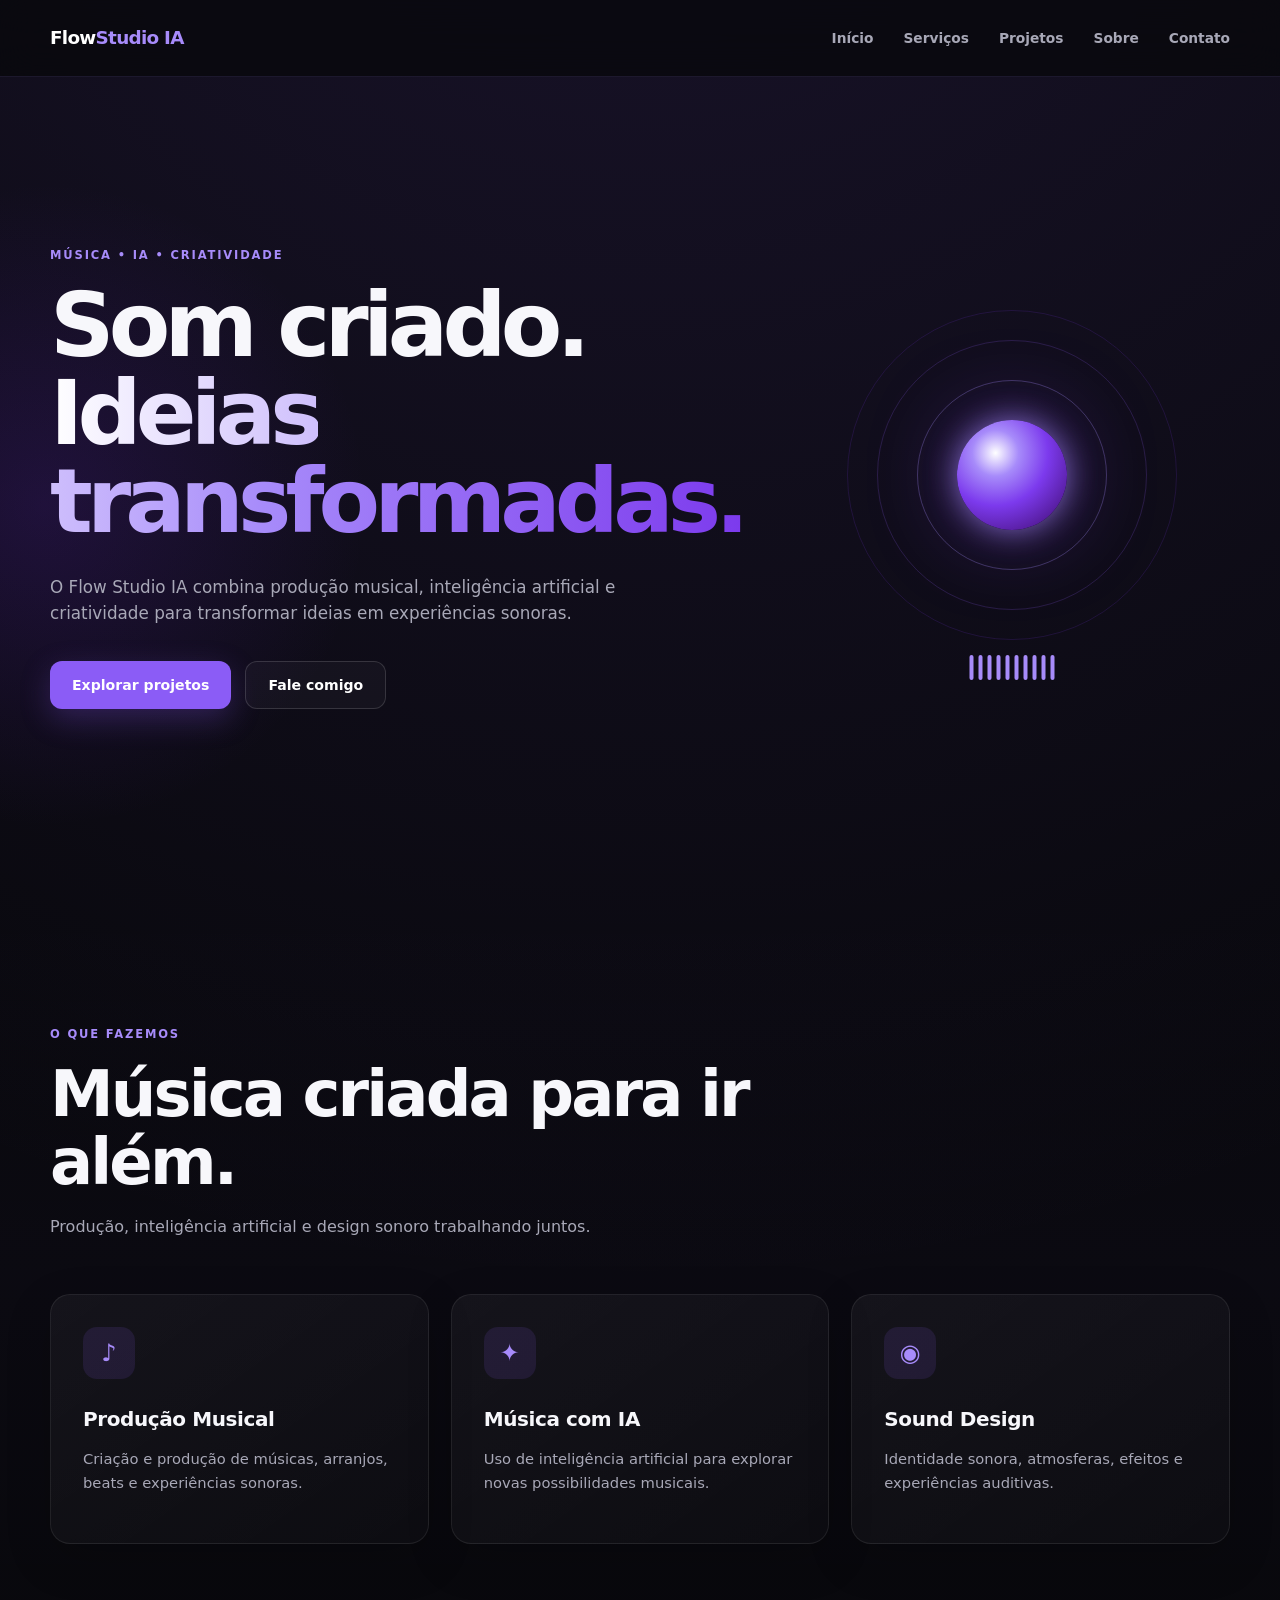
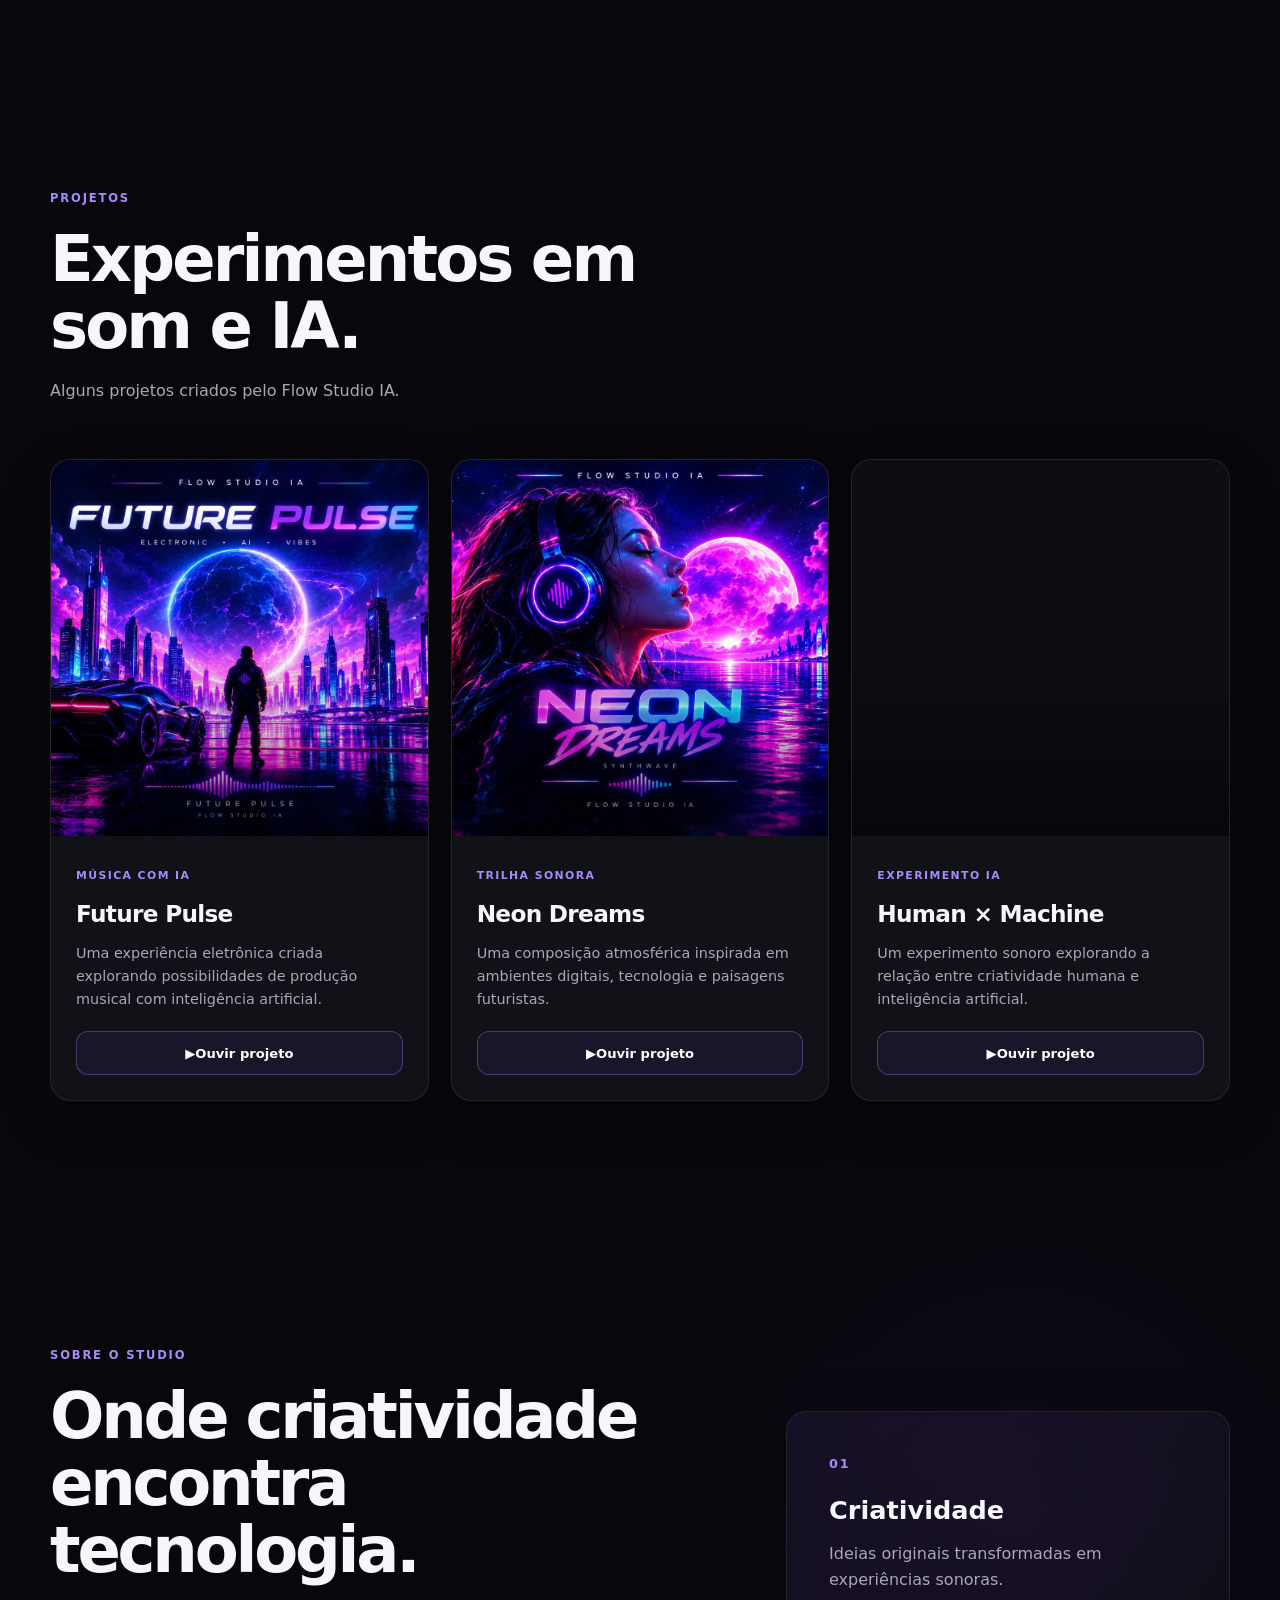
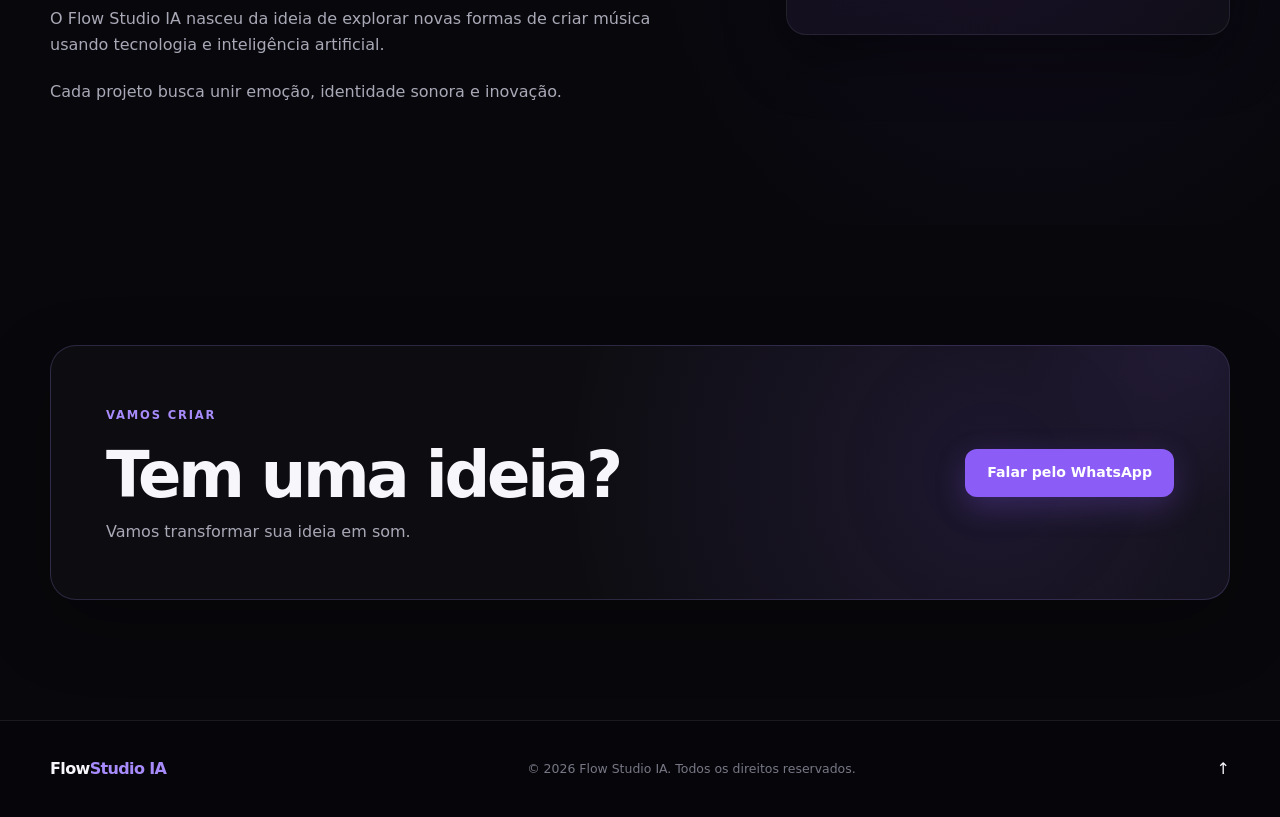
<file: index.html>
<!DOCTYPE html>
<html lang="pt-BR">

<head>

    <meta charset="UTF-8">

    <meta
        name="viewport"
        content="width=device-width, initial-scale=1.0"
    >

    <!-- =====================================================
         SEO PRINCIPAL
    ====================================================== -->

    <title>Flow Studio IA — Música, IA e Criatividade</title>

    <meta
        name="description"
        content="Flow Studio IA — produção musical, inteligência artificial e criatividade para transformar ideias em experiências sonoras."
    >

    <meta
        name="author"
        content="Flow Studio IA"
    >

    <meta
        name="robots"
        content="index, follow"
    >

    <meta
        name="theme-color"
        content="#0b0b0f"
    >


    <!-- =====================================================
         OPEN GRAPH — FACEBOOK / WHATSAPP / DISCORD
    ====================================================== -->

    <meta
        property="og:type"
        content="website"
    >

    <meta
        property="og:title"
        content="Flow Studio IA — Música, IA e Criatividade"
    >

    <meta
        property="og:description"
        content="Produção musical, inteligência artificial e criatividade para transformar ideias em experiências sonoras."
    >

    <meta
        property="og:locale"
        content="pt_BR"
    >

    <meta
        property="og:image"
        content="covers/future-pulse.jpg"
    >


    <!-- =====================================================
         TWITTER / X
    ====================================================== -->

    <meta
        name="twitter:card"
        content="summary_large_image"
    >

    <meta
        name="twitter:title"
        content="Flow Studio IA — Música, IA e Criatividade"
    >

    <meta
        name="twitter:description"
        content="Produção musical, inteligência artificial e criatividade para transformar ideias em experiências sonoras."
    >

    <meta
        name="twitter:image"
        content="covers/future-pulse.jpg"
    >


    <!-- =====================================================
         FAVICON
    ====================================================== -->

    <link
        rel="icon"
        href="favicon.ico"
        type="image/x-icon"
    >


    <!-- =====================================================
         CSS PRINCIPAL
    ====================================================== -->

    <link
        rel="stylesheet"
        href="css/style.css"
    >

</head>


<body>


    <!-- =====================================================
         HEADER
    ====================================================== -->

    <header
        class="site-header"
        id="topo"
    >

        <div class="container nav-container">


            <!-- LOGO -->

            <a
                href="#inicio"
                class="logo"
                aria-label="Flow Studio IA — voltar ao início"
            >
                Flow<span>Studio IA</span>
            </a>


            <!-- NAVEGAÇÃO -->

            <nav
                class="main-nav"
                aria-label="Navegação principal"
            >

                <a href="#inicio">
                    Início
                </a>

                <a href="#servicos">
                    Serviços
                </a>

                <a href="#portfolio">
                    Projetos
                </a>

                <a href="#sobre">
                    Sobre
                </a>

                <a href="#contato">
                    Contato
                </a>

            </nav>

        </div>

    </header>



    <!-- =====================================================
         CONTEÚDO PRINCIPAL
    ====================================================== -->

    <main>


        <!-- =================================================
             HERO
        ================================================== -->

        <section
            class="hero"
            id="inicio"
            aria-labelledby="hero-title"
        >

            <div class="container hero-content">


                <div class="hero-text">

                    <span class="eyebrow">
                        MÚSICA • IA • CRIATIVIDADE
                    </span>


                    <h1 id="hero-title">

                        Som criado.<br>

                        <span>
                            Ideias transformadas.
                        </span>

                    </h1>


                    <p>
                        O Flow Studio IA combina produção musical,
                        inteligência artificial e criatividade para
                        transformar ideias em experiências sonoras.
                    </p>


                    <div class="hero-buttons">


                        <a
                            href="#portfolio"
                            class="btn btn-primary"
                        >
                            Explorar projetos
                        </a>


                        <a
                            href="#contato"
                            class="btn btn-secondary"
                        >
                            Fale comigo
                        </a>


                    </div>

                </div>



                <!-- =================================================
                     VISUAL IA
                ================================================== -->

                <div
                    class="hero-visual"
                    aria-hidden="true"
                >

                    <div class="ai-orb">

                        <div class="orb-core"></div>

                        <div class="orb-ring ring-one"></div>

                        <div class="orb-ring ring-two"></div>

                        <div class="orb-ring ring-three"></div>

                    </div>


                    <div class="sound-wave">

                        <span></span>
                        <span></span>
                        <span></span>
                        <span></span>
                        <span></span>
                        <span></span>
                        <span></span>
                        <span></span>
                        <span></span>
                        <span></span>

                    </div>

                </div>

            </div>

        </section>



        <!-- =================================================
             SERVIÇOS
        ================================================== -->

        <section
            class="services section"
            id="servicos"
            aria-labelledby="services-title"
        >

            <div class="container">


                <div class="section-heading">

                    <span class="eyebrow">
                        O QUE FAZEMOS
                    </span>


                    <h2 id="services-title">
                        Música criada para ir além.
                    </h2>


                    <p>
                        Produção, inteligência artificial e design
                        sonoro trabalhando juntos.
                    </p>

                </div>



                <div class="services-grid">


                    <!-- SERVIÇO 01 -->

                    <article class="service-card">

                        <div
                            class="service-icon"
                            aria-hidden="true"
                        >
                            ♪
                        </div>


                        <h3>
                            Produção Musical
                        </h3>


                        <p>
                            Criação e produção de músicas,
                            arranjos, beats e experiências sonoras.
                        </p>

                    </article>



                    <!-- SERVIÇO 02 -->

                    <article class="service-card">

                        <div
                            class="service-icon"
                            aria-hidden="true"
                        >
                            ✦
                        </div>


                        <h3>
                            Música com IA
                        </h3>


                        <p>
                            Uso de inteligência artificial para
                            explorar novas possibilidades musicais.
                        </p>

                    </article>



                    <!-- SERVIÇO 03 -->

                    <article class="service-card">

                        <div
                            class="service-icon"
                            aria-hidden="true"
                        >
                            ◉
                        </div>


                        <h3>
                            Sound Design
                        </h3>


                        <p>
                            Identidade sonora, atmosferas,
                            efeitos e experiências auditivas.
                        </p>

                    </article>


                </div>

            </div>

        </section>



        <!-- =================================================
             PORTFÓLIO
        ================================================== -->

        <section
            class="portfolio section"
            id="portfolio"
            aria-labelledby="portfolio-title"
        >

            <div class="container">


                <div class="section-heading">

                    <span class="eyebrow">
                        PROJETOS
                    </span>


                    <h2 id="portfolio-title">
                        Experimentos em som e IA.
                    </h2>


                    <p>
                        Alguns projetos criados pelo Flow Studio IA.
                    </p>

                </div>



                <div class="portfolio-grid">


                    <!-- =================================================
                         PROJETO 01 — FUTURE PULSE
                    ================================================== -->

                    <article class="project-card">


                        <div class="project-art cover-art">

                            <img
                                src="covers/future-pulse.jpg"
                                alt="Capa do projeto musical Future Pulse"
                                loading="lazy"
                                decoding="async"
                            >

                            <div
                                class="cover-overlay"
                                aria-hidden="true"
                            ></div>

                        </div>


                        <div class="project-info">


                            <span class="project-category">
                                MÚSICA COM IA
                            </span>


                            <h3>
                                Future Pulse
                            </h3>


                            <p>
                                Uma experiência eletrônica criada
                                explorando possibilidades de produção
                                musical com inteligência artificial.
                            </p>


                            <button
                                type="button"
                                class="project-link"
                                onclick="tocarMusica('audio/future-pulse.mp3', this)"
                                aria-label="Ouvir projeto Future Pulse"
                            >
                                <span aria-hidden="true">▶</span>
                                Ouvir projeto
                            </button>


                        </div>

                    </article>



                    <!-- =================================================
                         PROJETO 02 — NEON DREAMS
                    ================================================== -->

                    <article class="project-card">


                        <div class="project-art cover-art">

                            <img
                                src="covers/neon-dreams.jpg"
                                alt="Capa do projeto musical Neon Dreams"
                                loading="lazy"
                                decoding="async"
                            >

                            <div
                                class="cover-overlay"
                                aria-hidden="true"
                            ></div>

                        </div>


                        <div class="project-info">


                            <span class="project-category">
                                TRILHA SONORA
                            </span>


                            <h3>
                                Neon Dreams
                            </h3>


                            <p>
                                Uma composição atmosférica inspirada
                                em ambientes digitais, tecnologia e
                                paisagens futuristas.
                            </p>


                            <button
                                type="button"
                                class="project-link"
                                onclick="tocarMusica('audio/neon-dreams.mp3', this)"
                                aria-label="Ouvir projeto Neon Dreams"
                            >
                                <span aria-hidden="true">▶</span>
                                Ouvir projeto
                            </button>


                        </div>

                    </article>



                    <!-- =================================================
                         PROJETO 03 — HUMAN × MACHINE
                    ================================================== -->

                    <article class="project-card">


                        <div class="project-art cover-art">

                            <img
                                src="covers/human-machine.jpg"
                                alt="Capa do projeto Human × Machine"
                                loading="lazy"
                                decoding="async"
                            >

                            <div
                                class="cover-overlay"
                                aria-hidden="true"
                            ></div>

                        </div>


                        <div class="project-info">


                            <span class="project-category">
                                EXPERIMENTO IA
                            </span>


                            <h3>
                                Human × Machine
                            </h3>


                            <p>
                                Um experimento sonoro explorando a
                                relação entre criatividade humana e
                                inteligência artificial.
                            </p>


                            <button
                                type="button"
                                class="project-link"
                                onclick="tocarMusica('audio/human-machine.mp3', this)"
                                aria-label="Ouvir projeto Human × Machine"
                            >
                                <span aria-hidden="true">▶</span>
                                Ouvir projeto
                            </button>


                        </div>

                    </article>


                </div>

            </div>

        </section>



        <!-- =================================================
             SOBRE
        ================================================== -->

        <section
            class="about section"
            id="sobre"
            aria-labelledby="about-title"
        >

            <div class="container about-grid">


                <div class="about-text">

                    <span class="eyebrow">
                        SOBRE O STUDIO
                    </span>


                    <h2 id="about-title">
                        Onde criatividade encontra tecnologia.
                    </h2>


                    <p>
                        O Flow Studio IA nasceu da ideia de explorar
                        novas formas de criar música usando tecnologia
                        e inteligência artificial.
                    </p>


                    <p>
                        Cada projeto busca unir emoção, identidade
                        sonora e inovação.
                    </p>

                </div>



                <div class="about-card">

                    <div
                        class="about-number"
                        aria-hidden="true"
                    >
                        01
                    </div>


                    <h3>
                        Criatividade
                    </h3>


                    <p>
                        Ideias originais transformadas em experiências
                        sonoras.
                    </p>

                </div>


            </div>

        </section>



        <!-- =================================================
             CONTATO
        ================================================== -->

        <section
            class="contact section"
            id="contato"
            aria-labelledby="contact-title"
        >

            <div class="container contact-box">


                <div class="contact-text">

                    <span class="eyebrow">
                        VAMOS CRIAR
                    </span>


                    <h2 id="contact-title">
                        Tem uma ideia?
                    </h2>


                    <p>
                        Vamos transformar sua ideia em som.
                    </p>

                </div>


                <a
                    href="https://wa.me/5511946263142"
                    target="_blank"
                    rel="noopener noreferrer"
                    class="btn btn-primary"
                    aria-label="Falar com o Flow Studio IA pelo WhatsApp"
                >
                    Falar pelo WhatsApp
                </a>


            </div>

        </section>


    </main>



    <!-- =====================================================
         FOOTER
    ====================================================== -->

    <footer class="site-footer">

        <div class="container footer-content">


            <a
                href="#inicio"
                class="footer-logo"
                aria-label="Flow Studio IA — voltar ao início"
            >
                Flow<span>Studio IA</span>
            </a>


            <p>
                © 2026 Flow Studio IA. Todos os direitos reservados.
            </p>


            <a
                href="#topo"
                class="back-to-top"
                aria-label="Voltar ao topo"
            >
                ↑
            </a>


        </div>

    </footer>



    <!-- =====================================================
         JAVASCRIPT
    ====================================================== -->

    <script src="js/script.js"></script>


</body>

</html>
</file>
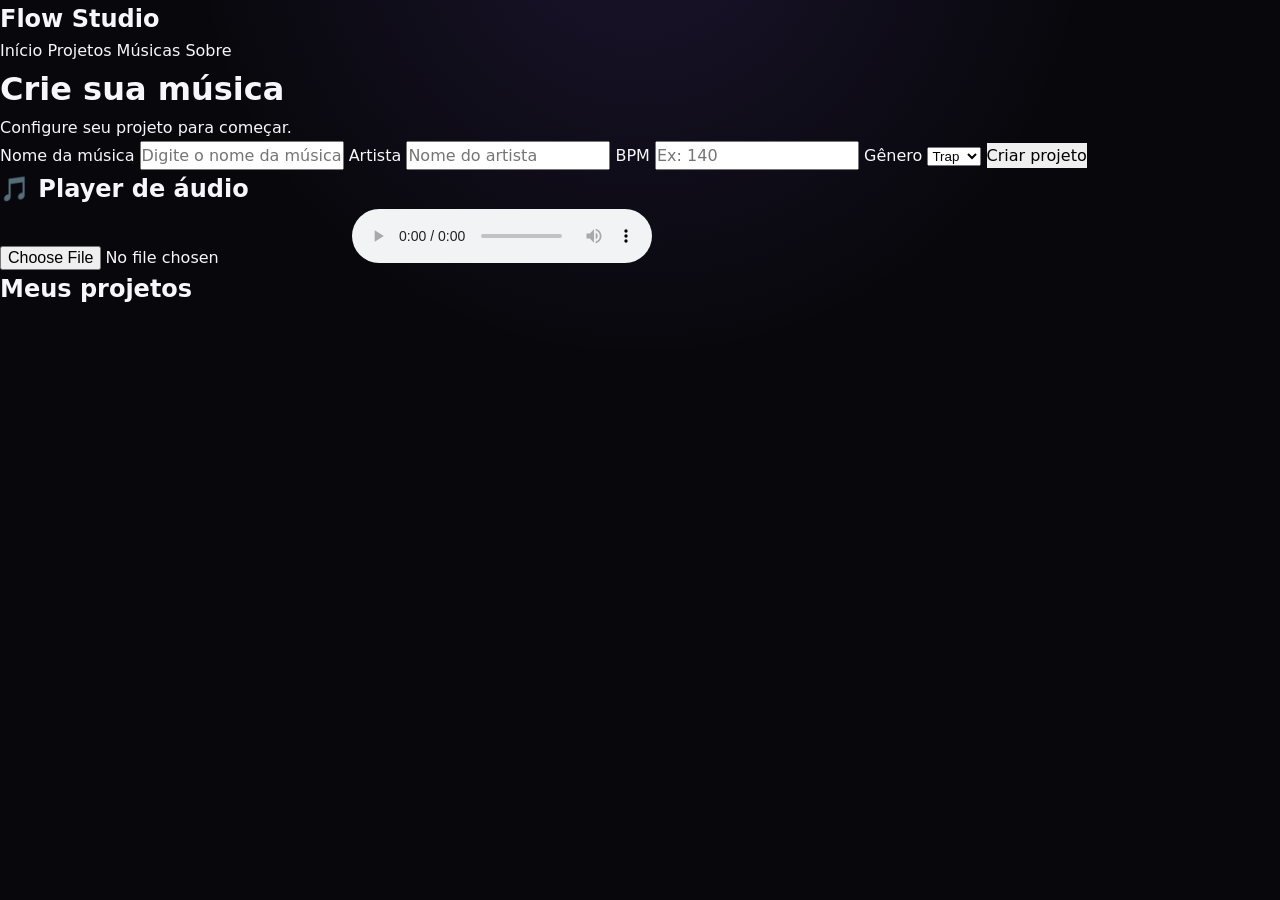
<file: index_backup.html>
<!DOCTYPE html>
<html lang="pt-BR">
<head>
  <meta charset="UTF-8">
  <meta name="viewport" content="width=device-width, initial-scale=1.0">
  <title>Flow Studio</title>
  <link rel="stylesheet" href="css/style.css">
</head>

<body>

<header>
  <h2>Flow Studio</h2>

  <nav>
    <a href="#">Início</a>
    <a href="#">Projetos</a>
    <a href="#">Músicas</a>
    <a href="#">Sobre</a>
  </nav>
</header>

<main>

  <h1>Crie sua música</h1>
  <p>Configure seu projeto para começar.</p>

  <section class="studio-box">

    <label>Nome da música</label>
    <input id="nome" type="text" placeholder="Digite o nome da música">

    <label>Artista</label>
    <input id="artista" type="text" placeholder="Nome do artista">

    <label>BPM</label>
    <input id="bpm" type="number" placeholder="Ex: 140">

    <label>Gênero</label>
    <select id="genero">
      <option>Trap</option>
      <option>Rap</option>
      <option>Funk</option>
      <option>Rock</option>
      <option>Forró</option>
    </select>

    <button onclick="criarProjeto()">Criar projeto</button>

  </section>

  <section class="studio-box">
    <h2>🎵 Player de áudio</h2>

    <input type="file" id="audioFile" accept=".mp3,.mp4,audio/mpeg,audio/mp4">

    <audio id="player" controls></audio>
  </section>

  <section>
    <h2>Meus projetos</h2>
    <div id="listaProjetos"></div>
  </section>

</main>

<script src="js/script.js"></script>

</body>
</html>
</file>
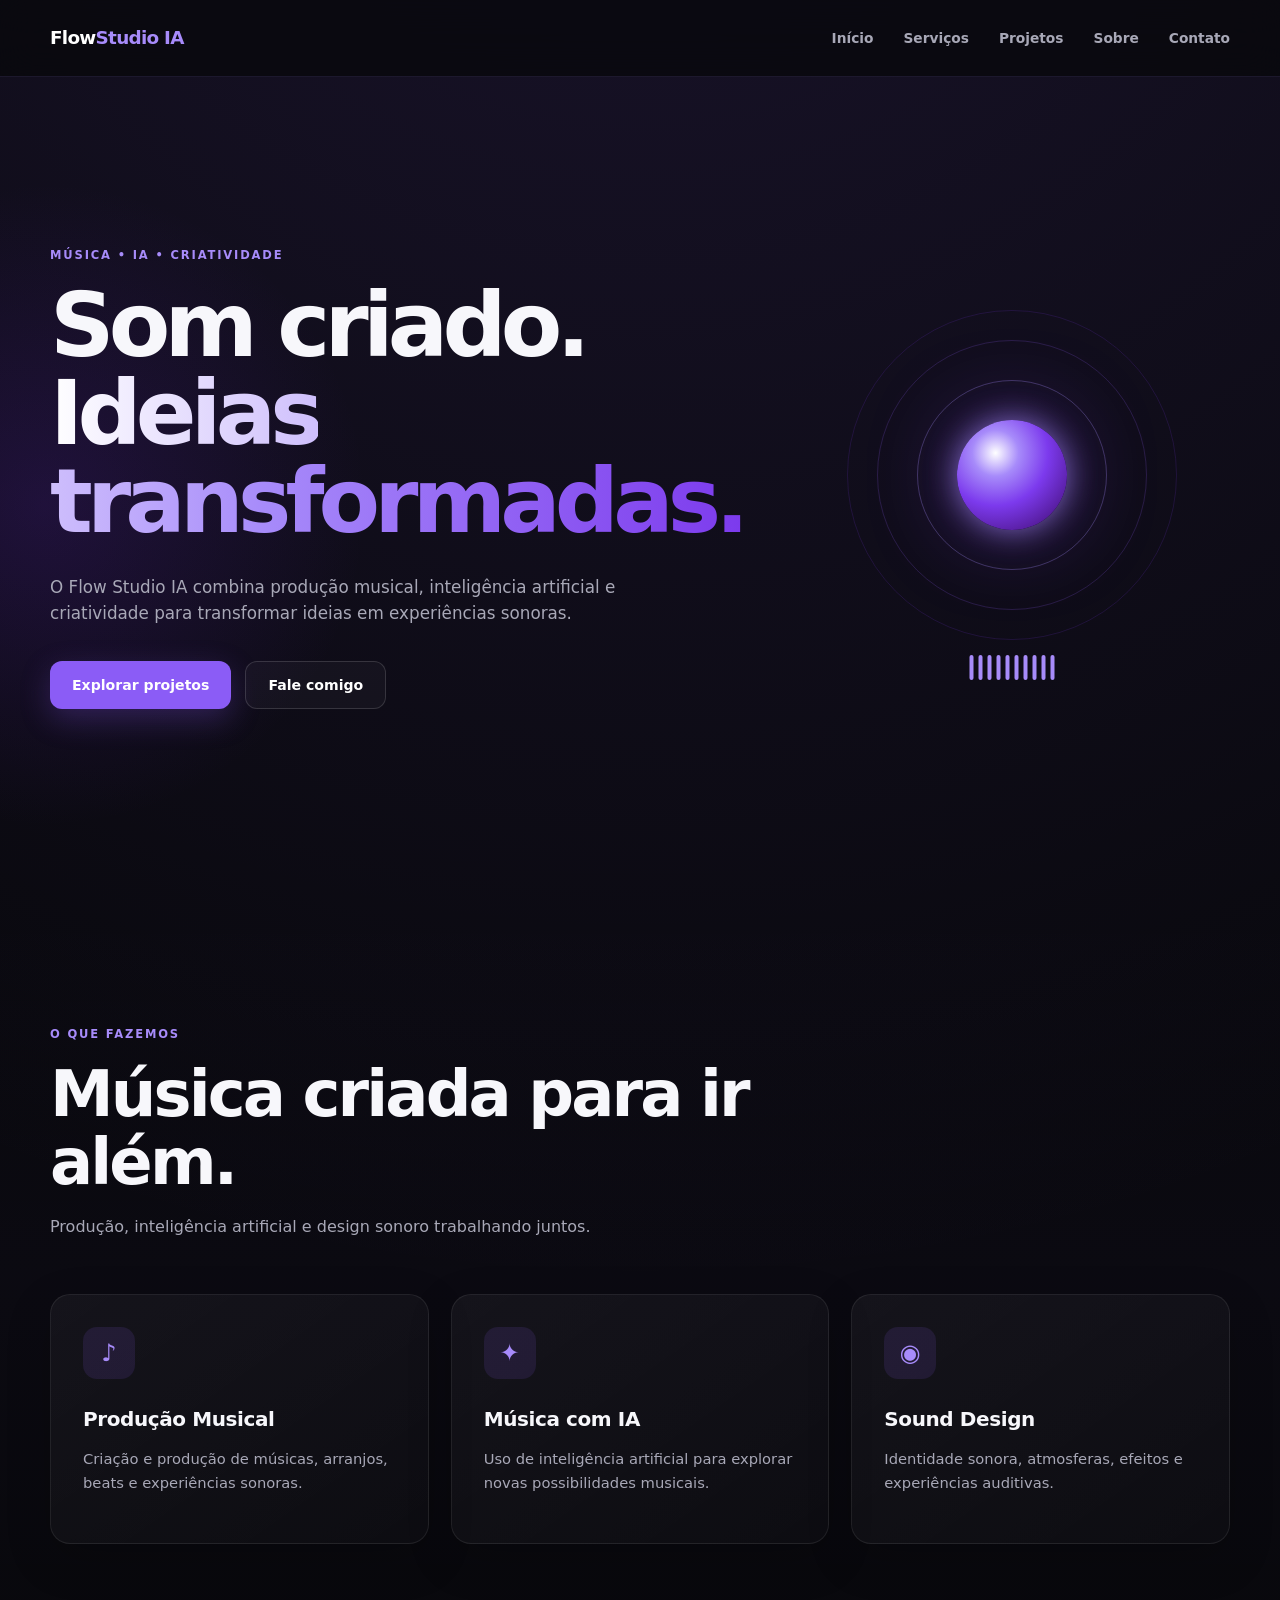
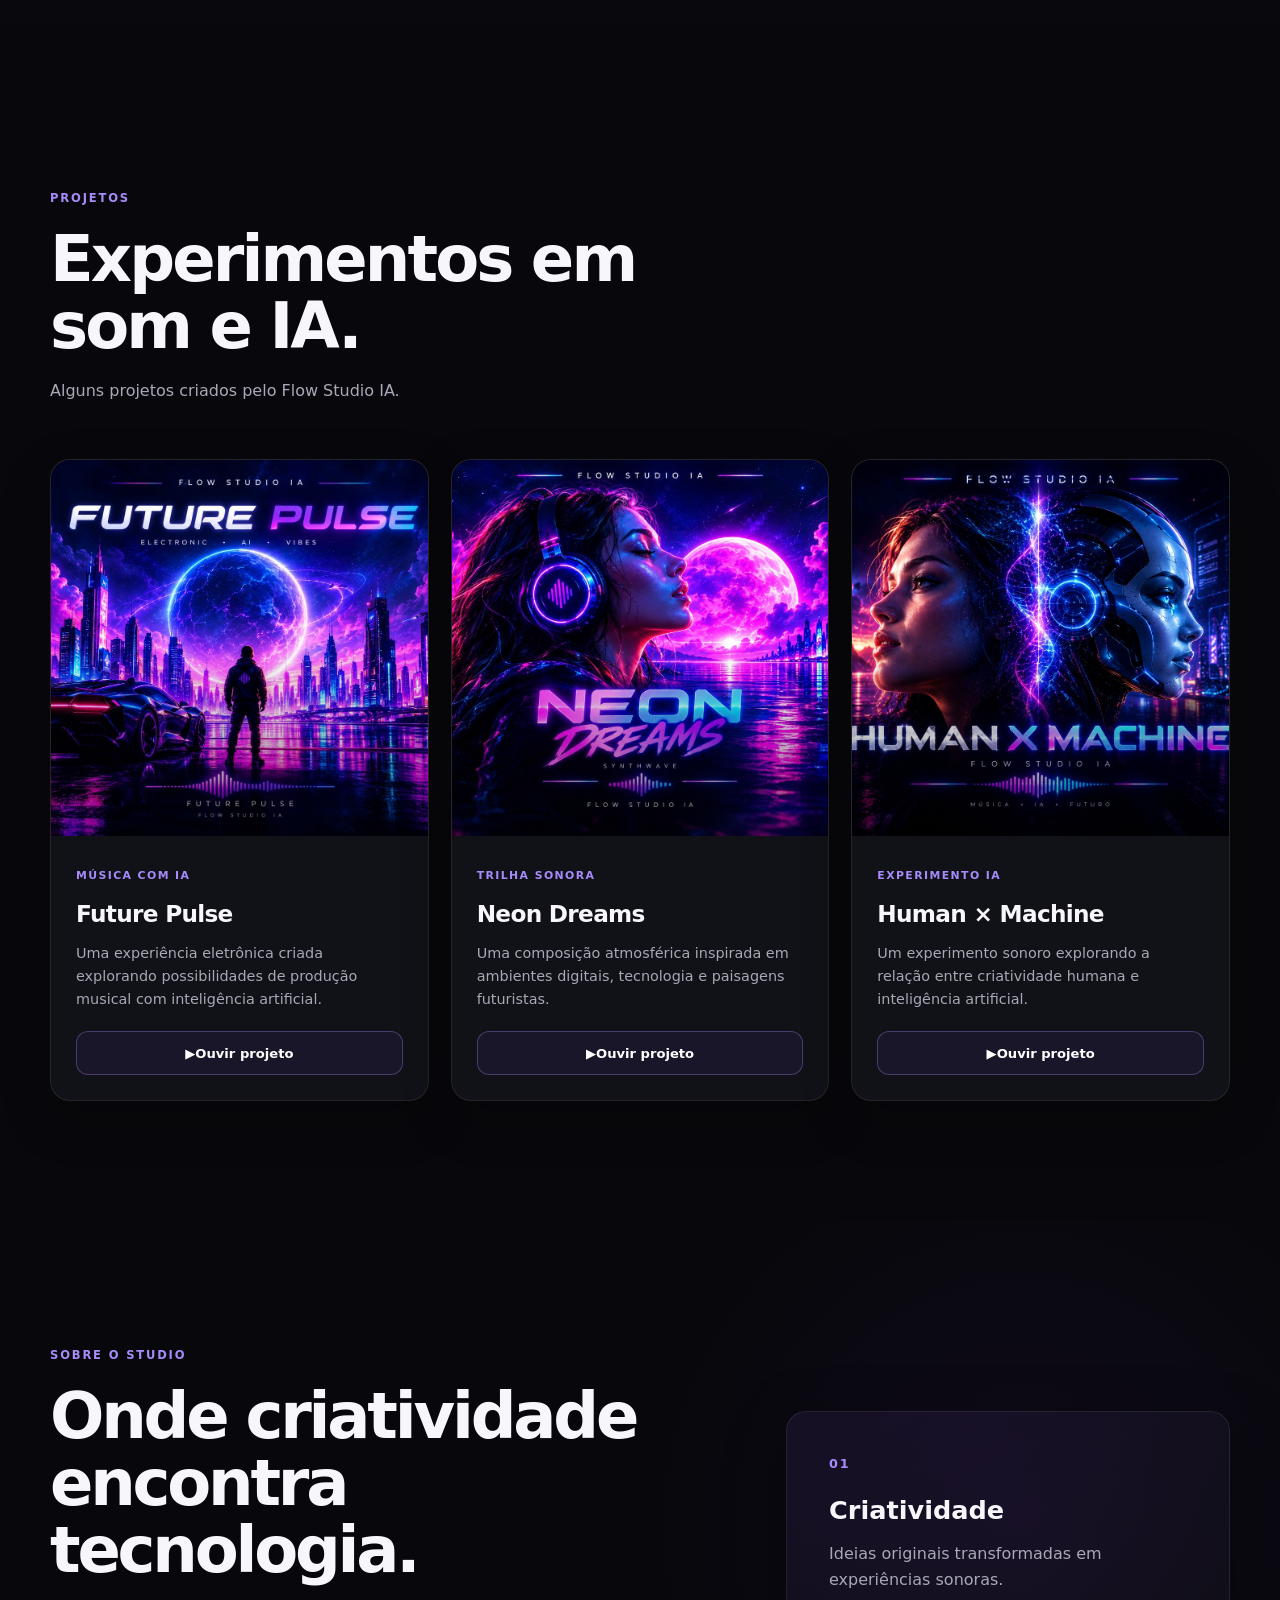
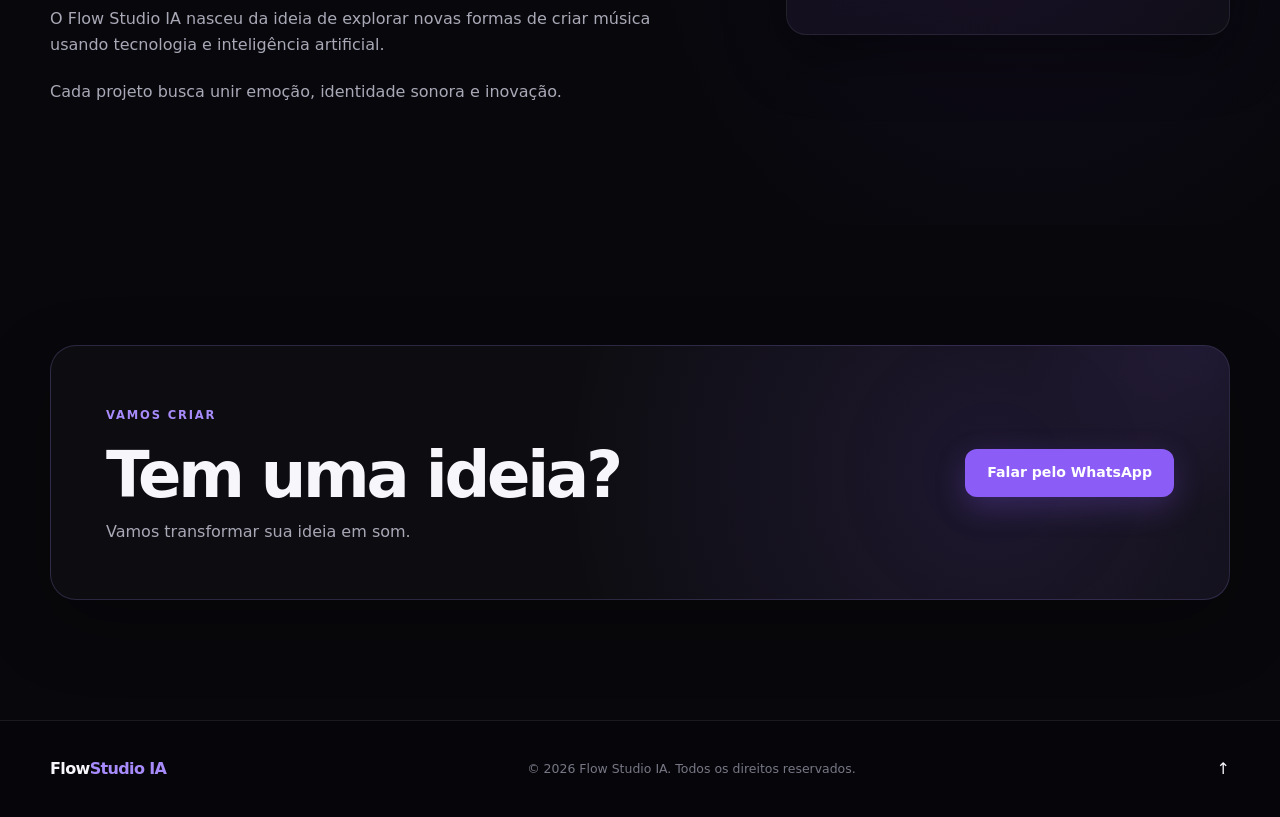
<file: index_backup_seo.html>
<!DOCTYPE html>

<html lang="pt-BR">

<head> <meta charset="UTF-8">

<meta
    name="viewport"
    content="width=device-width, initial-scale=1.0"
>

<meta
    name="description"
    content="Flow Studio IA — produção musical, inteligência artificial e criatividade para transformar ideias em experiências sonoras."
>

<meta
    name="theme-color"
    content="#0b0b0f"
>

<meta
    name="robots"
    content="index, follow"
>

<title>Flow Studio IA — Música, IA e Criatividade</title>

<!-- FAVICON -->
<link
    rel="icon"
    href="favicon.ico"
    type="image/x-icon"
>

<!-- CSS PRINCIPAL -->
<link
    rel="stylesheet"
    href="css/style.css"
>

</head>

<body>

<!-- =====================================================
     HEADER
====================================================== -->

<header
    class="site-header"
    id="topo"
>

    <div class="container nav-container">

        <!-- LOGO -->

        <a
            href="#inicio"
            class="logo"
            aria-label="Flow Studio IA — voltar ao início"
        >
            Flow<span>Studio IA</span>
        </a>


        <!-- NAVEGAÇÃO -->

        <nav
            class="main-nav"
            aria-label="Navegação principal"
        >

            <a href="#inicio">
                Início
            </a>

            <a href="#servicos">
                Serviços
            </a>

            <a href="#portfolio">
                Projetos
            </a>

            <a href="#sobre">
                Sobre
            </a>

            <a href="#contato">
                Contato
            </a>

        </nav>

    </div>

</header>


<!-- =====================================================
     CONTEÚDO PRINCIPAL
====================================================== -->

<main>


    <!-- =================================================
         HERO
    ================================================== -->

    <section
        class="hero"
        id="inicio"
        aria-labelledby="hero-title"
    >

        <div class="container hero-content">

            <div class="hero-text">

                <span class="eyebrow">
                    MÚSICA • IA • CRIATIVIDADE
                </span>


                <h1 id="hero-title">
                    Som criado.<br>
                    <span>Ideias transformadas.</span>
                </h1>


                <p>
                    O Flow Studio IA combina produção musical,
                    inteligência artificial e criatividade para
                    transformar ideias em experiências sonoras.
                </p>


                <div class="hero-buttons">

                    <a
                        href="#portfolio"
                        class="btn btn-primary"
                    >
                        Explorar projetos
                    </a>


                    <a
                        href="#contato"
                        class="btn btn-secondary"
                    >
                        Fale comigo
                    </a>

                </div>

            </div>


            <!-- VISUAL IA -->

            <div
                class="hero-visual"
                aria-hidden="true"
            >

                <div class="ai-orb">

                    <div class="orb-core"></div>

                    <div class="orb-ring ring-one"></div>

                    <div class="orb-ring ring-two"></div>

                    <div class="orb-ring ring-three"></div>

                </div>


                <div class="sound-wave">

                    <span></span>
                    <span></span>
                    <span></span>
                    <span></span>
                    <span></span>
                    <span></span>
                    <span></span>
                    <span></span>
                    <span></span>
                    <span></span>

                </div>

            </div>

        </div>

    </section>


    <!-- =================================================
         SERVIÇOS
    ================================================== -->

    <section
        class="services section"
        id="servicos"
        aria-labelledby="services-title"
    >

        <div class="container">

            <div class="section-heading">

                <span class="eyebrow">
                    O QUE FAZEMOS
                </span>


                <h2 id="services-title">
                    Música criada para ir além.
                </h2>


                <p>
                    Produção, inteligência artificial e design
                    sonoro trabalhando juntos.
                </p>

            </div>


            <div class="services-grid">


                <!-- SERVIÇO 01 -->

                <article class="service-card">

                    <div
                        class="service-icon"
                        aria-hidden="true"
                    >
                        ♪
                    </div>


                    <h3>
                        Produção Musical
                    </h3>


                    <p>
                        Criação e produção de músicas,
                        arranjos, beats e experiências sonoras.
                    </p>

                </article>


                <!-- SERVIÇO 02 -->

                <article class="service-card">

                    <div
                        class="service-icon"
                        aria-hidden="true"
                    >
                        ✦
                    </div>


                    <h3>
                        Música com IA
                    </h3>


                    <p>
                        Uso de inteligência artificial para
                        explorar novas possibilidades musicais.
                    </p>

                </article>


                <!-- SERVIÇO 03 -->

                <article class="service-card">

                    <div
                        class="service-icon"
                        aria-hidden="true"
                    >
                        ◉
                    </div>


                    <h3>
                        Sound Design
                    </h3>


                    <p>
                        Identidade sonora, atmosferas,
                        efeitos e experiências auditivas.
                    </p>

                </article>

            </div>

        </div>

    </section>


    <!-- =================================================
         PORTFÓLIO
    ================================================== -->

    <section
        class="portfolio section"
        id="portfolio"
        aria-labelledby="portfolio-title"
    >

        <div class="container">

            <div class="section-heading">

                <span class="eyebrow">
                    PROJETOS
                </span>


                <h2 id="portfolio-title">
                    Experimentos em som e IA.
                </h2>


                <p>
                    Alguns projetos criados pelo Flow Studio IA.
                </p>

            </div>


            <div class="portfolio-grid">


                <!-- =====================================
                     PROJETO 01 — FUTURE PULSE
                ====================================== -->

                <article class="project-card">

                    <div class="project-art cover-art">

                        <img
                            src="covers/future-pulse.jpg"
                            alt="Capa do projeto musical Future Pulse"
                            loading="lazy"
                            decoding="async"
                        >

                        <div
                            class="cover-overlay"
                            aria-hidden="true"
                        ></div>

                    </div>


                    <div class="project-info">

                        <span class="project-category">
                            MÚSICA COM IA
                        </span>


                        <h3>
                            Future Pulse
                        </h3>


                        <p>
                            Uma experiência eletrônica criada
                            explorando possibilidades de produção
                            musical com inteligência artificial.
                        </p>


                        <button
                            type="button"
                            class="project-link"
                            onclick="tocarMusica('audio/future-pulse.mp3', this)"
                            aria-label="Ouvir projeto Future Pulse"
                        >
                            <span aria-hidden="true">▶</span>
                            Ouvir projeto
                        </button>

                    </div>

                </article>


                <!-- =====================================
                     PROJETO 02 — NEON DREAMS
                ====================================== -->

                <article class="project-card">

                    <div class="project-art cover-art">

                        <img
                            src="covers/neon-dreams.jpg"
                            alt="Capa do projeto musical Neon Dreams"
                            loading="lazy"
                            decoding="async"
                        >

                        <div
                            class="cover-overlay"
                            aria-hidden="true"
                        ></div>

                    </div>


                    <div class="project-info">

                        <span class="project-category">
                            TRILHA SONORA
                        </span>


                        <h3>
                            Neon Dreams
                        </h3>


                        <p>
                            Uma composição atmosférica inspirada
                            em ambientes digitais, tecnologia e
                            paisagens futuristas.
                        </p>


                        <button
                            type="button"
                            class="project-link"
                            onclick="tocarMusica('audio/neon-dreams.mp3', this)"
                            aria-label="Ouvir projeto Neon Dreams"
                        >
                            <span aria-hidden="true">▶</span>
                            Ouvir projeto
                        </button>

                    </div>

                </article>


                <!-- =====================================
                     PROJETO 03 — HUMAN × MACHINE
                ====================================== -->

                <article class="project-card">

                    <div class="project-art cover-art">

                        <img
                            src="covers/human-machine.jpg"
                            alt="Capa do projeto Human × Machine"
                            loading="lazy"
                            decoding="async"
                        >

                        <div
                            class="cover-overlay"
                            aria-hidden="true"
                        ></div>

                    </div>


                    <div class="project-info">

                        <span class="project-category">
                            EXPERIMENTO IA
                        </span>


                        <h3>
                            Human × Machine
                        </h3>


                        <p>
                            Um experimento sonoro explorando a
                            relação entre criatividade humana e
                            inteligência artificial.
                        </p>


                        <button
                            type="button"
                            class="project-link"
                            onclick="tocarMusica('audio/human-machine.mp3', this)"
                            aria-label="Ouvir projeto Human × Machine"
                        >
                            <span aria-hidden="true">▶</span>
                            Ouvir projeto
                        </button>

                    </div>

                </article>

            </div>

        </div>

    </section>


    <!-- =================================================
         SOBRE
    ================================================== -->

    <section
        class="about section"
        id="sobre"
        aria-labelledby="about-title"
    >

        <div class="container about-grid">


            <div class="about-text">

                <span class="eyebrow">
                    SOBRE O STUDIO
                </span>


                <h2 id="about-title">
                    Onde criatividade encontra tecnologia.
                </h2>


                <p>
                    O Flow Studio IA nasceu da ideia de explorar
                    novas formas de criar música usando tecnologia
                    e inteligência artificial.
                </p>


                <p>
                    Cada projeto busca unir emoção, identidade
                    sonora e inovação.
                </p>

            </div>


            <div class="about-card">

                <div
                    class="about-number"
                    aria-hidden="true"
                >
                    01
                </div>


                <h3>
                    Criatividade
                </h3>


                <p>
                    Ideias originais transformadas em experiências
                    sonoras.
                </p>

            </div>

        </div>

    </section>


    <!-- =================================================
         CONTATO
    ================================================== -->

    <section
        class="contact section"
        id="contato"
        aria-labelledby="contact-title"
    >

        <div class="container contact-box">


            <div class="contact-text">

                <span class="eyebrow">
                    VAMOS CRIAR
                </span>


                <h2 id="contact-title">
                    Tem uma ideia?
                </h2>


                <p>
                    Vamos transformar sua ideia em som.
                </p>

            </div>


            <a
                href="https://wa.me/5511946263142"
                target="_blank"
                rel="noopener noreferrer"
                class="btn btn-primary"
                aria-label="Falar com o Flow Studio IA pelo WhatsApp"
            >
                Falar pelo WhatsApp
            </a>

        </div>

    </section>

</main>


<!-- =====================================================
     FOOTER
====================================================== -->

<footer class="site-footer">

    <div class="container footer-content">


        <a
            href="#inicio"
            class="footer-logo"
            aria-label="Flow Studio IA — voltar ao início"
        >
            Flow<span>Studio IA</span>
        </a>


        <p>
            © 2026 Flow Studio IA. Todos os direitos reservados.
        </p>


        <a
            href="#topo"
            class="back-to-top"
            aria-label="Voltar ao topo"
        >
            ↑
        </a>

    </div>

</footer>


<!-- =====================================================
     JAVASCRIPT
====================================================== -->

<script src="js/script.js"></script>

</body>

</html>
</file>
<file: css/style.css>
/* =========================================================
   FLOW STUDIO IA
   STYLE.CSS — VERSÃO COMPLETA E LIMPA
========================================================= */


/* =========================================================
   VARIÁVEIS
========================================================= */

:root {
    --bg: #08080c;
    --bg-soft: #0d0d13;
    --bg-card: #111118;

    --text: #f7f7fb;
    --text-soft: #a8a8b7;
    --text-muted: #777786;

    --accent: #8b5cf6;
    --accent-light: #a78bfa;
    --accent-dark: #6d28d9;

    --border: rgba(255, 255, 255, 0.08);
    --border-light: rgba(255, 255, 255, 0.14);

    --shadow: 0 20px 60px rgba(0, 0, 0, 0.4);

    --container: 1180px;
    --radius: 20px;

    --transition: 0.3s ease;
}


/* =========================================================
   RESET
========================================================= */

* {
    margin: 0;
    padding: 0;
    box-sizing: border-box;
}


html {
    scroll-behavior: smooth;
    scroll-padding-top: 80px;
}


body {
    min-height: 100vh;

    font-family:
        Inter,
        system-ui,
        -apple-system,
        BlinkMacSystemFont,
        "Segoe UI",
        sans-serif;

    background:
        radial-gradient(
            circle at 50% -10%,
            rgba(139, 92, 246, 0.14),
            transparent 38%
        ),
        var(--bg);

    color: var(--text);

    line-height: 1.6;

    overflow-x: hidden;

    -webkit-font-smoothing: antialiased;
    text-rendering: optimizeLegibility;
}


img {
    display: block;
    width: 100%;
    max-width: 100%;
}


a {
    color: inherit;
    text-decoration: none;
}


button,
input {
    font: inherit;
}


button {
    border: 0;
}


::selection {
    background: rgba(139, 92, 246, 0.35);
    color: #ffffff;
}


/* =========================================================
   CONTAINER
========================================================= */

.container {
    width: min(
        var(--container),
        calc(100% - 40px)
    );

    margin-inline: auto;
}


/* =========================================================
   CABEÇALHO
========================================================= */

.site-header {
    position: fixed;

    top: 0;
    left: 0;
    right: 0;

    z-index: 1000;

    background:
        rgba(8, 8, 12, 0.78);

    border-bottom:
        1px solid rgba(167, 139, 250, 0.12);

    backdrop-filter: blur(18px);
    -webkit-backdrop-filter: blur(18px);
}


.nav-container {
    min-height: 76px;

    display: flex;
    align-items: center;
    justify-content: space-between;

    gap: 30px;
}


.logo {
    flex-shrink: 0;

    color: #ffffff;

    font-size: 1.15rem;
    font-weight: 800;

    letter-spacing: -0.04em;
}


.logo span {
    color: var(--accent-light);
}


.main-nav {
    display: flex;
    align-items: center;

    gap: 30px;
}


.main-nav a {
    position: relative;

    color: var(--text-soft);

    font-size: 0.86rem;
    font-weight: 600;

    transition:
        color var(--transition);
}


.main-nav a::after {
    content: "";

    position: absolute;

    left: 0;
    bottom: -8px;

    width: 0;
    height: 2px;

    border-radius: 10px;

    background: var(--accent);

    transition:
        width var(--transition);
}


.main-nav a:hover {
    color: #ffffff;
}


.main-nav a:hover::after {
    width: 100%;
}


/* =========================================================
   HERO
========================================================= */

.hero {
    min-height: 100vh;

    display: flex;
    align-items: center;

    padding:
        140px 0
        90px;

    position: relative;

    overflow: hidden;
}


.hero::before {
    content: "";

    position: absolute;

    width: 650px;
    height: 650px;

    left: -280px;
    top: 20%;

    background:
        radial-gradient(
            circle,
            rgba(109, 40, 217, 0.18),
            transparent 70%
        );

    pointer-events: none;
}


.hero-content {
    display: grid;

    grid-template-columns:
        1.05fr
        0.95fr;

    align-items: center;

    gap: 70px;
}


.hero-text {
    position: relative;
    z-index: 2;
}


.eyebrow {
    display: inline-block;

    margin-bottom: 18px;

    color: var(--accent-light);

    font-size: 0.72rem;
    font-weight: 800;

    letter-spacing: 0.16em;
}


.hero h1 {
    max-width: 850px;

    font-size:
        clamp(
            3.2rem,
            7vw,
            6rem
        );

    line-height: 0.98;

    letter-spacing: -0.065em;

    font-weight: 800;
}


.hero h1 span {
    background:
        linear-gradient(
            90deg,
            #ffffff,
            #a78bfa,
            #7c3aed
        );

    -webkit-background-clip: text;
    background-clip: text;

    color: transparent;
}


.hero-text p {
    max-width: 620px;

    margin-top: 28px;

    color: var(--text-soft);

    font-size: 1.05rem;
}


.hero-buttons {
    display: flex;
    align-items: center;

    gap: 14px;

    margin-top: 34px;
}


/* =========================================================
   BOTÕES
========================================================= */

.btn {
    min-height: 48px;

    display: inline-flex;
    align-items: center;
    justify-content: center;

    padding:
        0 22px;

    border-radius: 12px;

    font-size: 0.88rem;
    font-weight: 700;

    cursor: pointer;

    transition:
        transform var(--transition),
        background var(--transition),
        border-color var(--transition),
        box-shadow var(--transition);
}


.btn:hover {
    transform: translateY(-2px);
}


.btn-primary {
    background: var(--accent);

    color: #ffffff;

    box-shadow:
        0 10px 30px rgba(139, 92, 246, 0.25);
}


.btn-primary:hover {
    background: var(--accent-light);

    box-shadow:
        0 14px 35px rgba(139, 92, 246, 0.32);
}


.btn-secondary {
    background:
        rgba(255, 255, 255, 0.03);

    border:
        1px solid var(--border-light);

    color: #ffffff;
}


.btn-secondary:hover {
    background:
        rgba(255, 255, 255, 0.07);

    border-color:
        rgba(167, 139, 250, 0.35);
}


/* =========================================================
   VISUAL DO HERO
========================================================= */

.hero-visual {
    min-height: 520px;

    display: flex;
    align-items: center;
    justify-content: center;

    position: relative;
}


.ai-orb {
    position: relative;

    width: 330px;
    height: 330px;

    display: flex;
    align-items: center;
    justify-content: center;
}


.orb-core {
    width: 110px;
    height: 110px;

    border-radius: 50%;

    background:
        radial-gradient(
            circle at 35% 30%,
            #ffffff,
            #a78bfa 22%,
            #7c3aed 50%,
            #3b0764 100%
        );

    box-shadow:
        0 0 30px rgba(167, 139, 250, 0.7),
        0 0 90px rgba(124, 58, 237, 0.45);

    animation:
        orbPulse 4s ease-in-out infinite;
}


.orb-ring {
    position: absolute;

    border:
        1px solid rgba(167, 139, 250, 0.3);

    border-radius: 50%;

    animation:
        orbRotate 12s linear infinite;
}


.ring-one {
    width: 190px;
    height: 190px;
}


.ring-two {
    width: 270px;
    height: 270px;

    border-color:
        rgba(139, 92, 246, 0.2);

    animation-duration: 17s;
    animation-direction: reverse;
}


.ring-three {
    width: 330px;
    height: 330px;

    border-color:
        rgba(124, 58, 237, 0.16);

    animation-duration: 22s;
}


.sound-wave {
    position: absolute;

    bottom: 55px;
    left: 50%;

    transform: translateX(-50%);

    display: flex;
    align-items: center;

    gap: 5px;
}


.sound-wave span {
    width: 4px;
    height: 25px;

    border-radius: 999px;

    background: var(--accent-light);

    animation:
        wave 1.1s ease-in-out infinite;
}


.sound-wave span:nth-child(1) {
    animation-delay: 0s;
}


.sound-wave span:nth-child(2) {
    animation-delay: 0.1s;
}


.sound-wave span:nth-child(3) {
    animation-delay: 0.2s;
}


.sound-wave span:nth-child(4) {
    animation-delay: 0.3s;
}


.sound-wave span:nth-child(5) {
    animation-delay: 0.4s;
}


.sound-wave span:nth-child(6) {
    animation-delay: 0.5s;
}


.sound-wave span:nth-child(7) {
    animation-delay: 0.4s;
}


.sound-wave span:nth-child(8) {
    animation-delay: 0.3s;
}


.sound-wave span:nth-child(9) {
    animation-delay: 0.2s;
}


.sound-wave span:nth-child(10) {
    animation-delay: 0.1s;
}


/* =========================================================
   SEÇÕES
========================================================= */

.section {
    padding: 120px 0;

    scroll-margin-top: 80px;
}


.section-heading {
    max-width: 700px;

    margin-bottom: 55px;
}


.section-heading h2 {
    font-size:
        clamp(
            2.3rem,
            5vw,
            4rem
        );

    line-height: 1.05;

    letter-spacing: -0.045em;
}


.section-heading p {
    margin-top: 18px;

    color: var(--text-soft);

    font-size: 1rem;
}


/* =========================================================
   ANIMAÇÃO DAS SEÇÕES
========================================================= */

.section:not(.section-visible) {
    opacity: 0;

    transform: translateY(25px);
}


.section.section-visible {
    opacity: 1;

    transform: translateY(0);

    transition:
        opacity 0.8s ease,
        transform 0.8s ease;
}


/* =========================================================
   SERVIÇOS
========================================================= */

.services {
    background:
        linear-gradient(
            180deg,
            transparent,
            rgba(139, 92, 246, 0.025),
            transparent
        );
}


.services-grid {
    display: grid;

    grid-template-columns:
        repeat(3, 1fr);

    gap: 22px;
}


.service-card {
    min-height: 250px;

    padding: 32px;

    background:
        linear-gradient(
            145deg,
            rgba(255, 255, 255, 0.045),
            rgba(255, 255, 255, 0.018)
        );

    border:
        1px solid var(--border);

    border-radius: var(--radius);

    box-shadow:
        0 15px 45px rgba(0, 0, 0, 0.18);

    transition:
        transform var(--transition),
        border-color var(--transition),
        background var(--transition);
}


.service-card:hover {
    transform: translateY(-7px);

    border-color:
        rgba(167, 139, 250, 0.3);

    background:
        rgba(139, 92, 246, 0.055);
}


.service-icon {
    width: 52px;
    height: 52px;

    display: flex;
    align-items: center;
    justify-content: center;

    margin-bottom: 24px;

    border-radius: 14px;

    background:
        rgba(139, 92, 246, 0.12);

    color: var(--accent-light);

    font-size: 1.5rem;
}


.service-card h3 {
    font-size: 1.25rem;

    letter-spacing: -0.02em;
}


.service-card p {
    margin-top: 12px;

    color: var(--text-soft);

    font-size: 0.92rem;
}


/* =========================================================
   PORTFÓLIO
========================================================= */

.portfolio-grid {
    display: grid;

    grid-template-columns:
        repeat(3, 1fr);

    gap: 22px;
}


.project-card {
    overflow: hidden;

    background:
        var(--bg-card);

    border:
        1px solid var(--border);

    border-radius: var(--radius);

    box-shadow:
        0 18px 50px rgba(0, 0, 0, 0.22);

    transition:
        transform var(--transition),
        border-color var(--transition),
        box-shadow var(--transition);
}


.project-card:hover {
    transform: translateY(-6px);

    border-color:
        rgba(167, 139, 250, 0.3);

    box-shadow:
        0 25px 65px rgba(0, 0, 0, 0.35);
}


.project-card.is-playing {
    border-color:
        rgba(167, 139, 250, 0.55);

    box-shadow:
        0 0 35px rgba(139, 92, 246, 0.14);
}


.project-art {
    position: relative;

    aspect-ratio: 1 / 1;

    overflow: hidden;

    background: #0d0d14;
}


.project-art img {
    width: 100%;
    height: 100%;

    object-fit: cover;

    transition:
        transform 0.6s ease;
}


.project-card:hover .project-art img {
    transform: scale(1.045);
}


.cover-overlay {
    position: absolute;

    inset: 0;

    background:
        linear-gradient(
            180deg,
            transparent 50%,
            rgba(0, 0, 0, 0.45)
        );

    pointer-events: none;
}


.project-info {
    padding: 25px;
}


.project-category {
    color: var(--accent-light);

    font-size: 0.68rem;
    font-weight: 800;

    letter-spacing: 0.13em;
}


.project-info h3 {
    margin-top: 8px;

    font-size: 1.45rem;

    letter-spacing: -0.03em;
}


.project-info p {
    margin-top: 10px;

    color: var(--text-soft);

    font-size: 0.9rem;
}


.project-link {
    width: 100%;

    min-height: 44px;

    display: flex;
    align-items: center;
    justify-content: center;

    margin-top: 20px;

    padding: 0 18px;

    border:
        1px solid rgba(167, 139, 250, 0.32);

    border-radius: 12px;

    background:
        rgba(139, 92, 246, 0.08);

    color: #ffffff;

    font-size: 0.82rem;
    font-weight: 700;

    cursor: pointer;

    transition:
        background var(--transition),
        border-color var(--transition),
        transform var(--transition);
}


.project-link:hover,
.project-link.playing {
    background:
        rgba(139, 92, 246, 0.2);

    border-color:
        rgba(167, 139, 250, 0.55);
}


.project-link:hover {
    transform: translateY(-2px);
}


/* =========================================================
   SOBRE
========================================================= */

.about {
    background:
        radial-gradient(
            circle at 80% 50%,
            rgba(109, 40, 217, 0.07),
            transparent 35%
        );
}


.about-grid {
    display: grid;

    grid-template-columns:
        1.2fr
        0.8fr;

    gap: 70px;

    align-items: center;
}


.about-text h2 {
    max-width: 700px;

    font-size:
        clamp(
            2.4rem,
            5vw,
            4rem
        );

    line-height: 1.05;

    letter-spacing: -0.05em;
}


.about-text p {
    max-width: 650px;

    margin-top: 22px;

    color: var(--text-soft);
}


.about-card {
    padding: 42px;

    border:
        1px solid var(--border);

    border-radius: var(--radius);

    background:
        linear-gradient(
            145deg,
            rgba(139, 92, 246, 0.09),
            rgba(255, 255, 255, 0.025)
        );

    box-shadow: var(--shadow);
}


.about-number {
    color: var(--accent-light);

    font-size: 0.8rem;
    font-weight: 800;

    letter-spacing: 0.15em;
}


.about-card h3 {
    margin-top: 16px;

    font-size: 1.6rem;
}


.about-card p {
    margin-top: 10px;

    color: var(--text-soft);
}


/* =========================================================
   CONTATO
========================================================= */

.contact-box {
    display: flex;

    align-items: center;
    justify-content: space-between;

    gap: 40px;

    padding: 55px;

    border:
        1px solid rgba(167, 139, 250, 0.2);

    border-radius: 26px;

    background:
        radial-gradient(
            circle at 80% 50%,
            rgba(139, 92, 246, 0.13),
            transparent 45%
        ),
        rgba(255, 255, 255, 0.025);

    box-shadow:
        0 25px 70px rgba(0, 0, 0, 0.25);
}


.contact-text h2 {
    font-size:
        clamp(
            2.3rem,
            5vw,
            4rem
        );

    line-height: 1;

    letter-spacing: -0.05em;
}


.contact-text p {
    margin-top: 12px;

    color: var(--text-soft);
}


/* =========================================================
   FOOTER
========================================================= */

.site-footer {
    padding: 35px 0;

    border-top:
        1px solid var(--border);

    background: #06060a;
}


.footer-content {
    display: flex;

    align-items: center;
    justify-content: space-between;

    gap: 25px;
}


.footer-logo {
    font-weight: 800;

    letter-spacing: -0.04em;
}


.footer-logo span {
    color: var(--accent-light);
}


.footer-content p {
    color: var(--text-muted);

    font-size: 0.78rem;
}


/* =========================================================
   PLAYER DE ÁUDIO
========================================================= */

.audio-player {
    position: fixed;

    left: 50%;
    bottom: 20px;

    z-index: 9999;

    width: min(
        920px,
        calc(100% - 40px)
    );

    display: grid;

    grid-template-columns:
        minmax(210px, 1fr)
        auto
        minmax(280px, 1.4fr)
        auto
        auto;

    align-items: center;

    gap: 16px;

    padding: 14px 17px;

    background:
        rgba(13, 13, 19, 0.97);

    border:
        1px solid rgba(167, 139, 250, 0.28);

    border-radius: 18px;

    box-shadow:
        0 20px 70px rgba(0, 0, 0, 0.6),
        0 0 40px rgba(139, 92, 246, 0.12);

    backdrop-filter: blur(20px);
    -webkit-backdrop-filter: blur(20px);

    opacity: 1;

    transform:
        translateX(-50%);

    animation:
        playerIn 0.3s ease;
}


.player-info {
    min-width: 0;

    display: flex;
    align-items: center;

    gap: 10px;
}


.player-cover {
    width: 48px;
    height: 48px;

    flex: 0 0 48px;

    overflow: hidden;

    border-radius: 10px;

    background: #17171f;
}


.player-cover img {
    width: 100%;
    height: 100%;

    object-fit: cover;
}


.player-details {
    min-width: 0;

    display: flex;
    flex-direction: column;
}


.player-title {
    overflow: hidden;

    text-overflow: ellipsis;
    white-space: nowrap;

    color: #ffffff;

    font-size: 0.88rem;
}


.player-status {
    margin-top: 2px;

    color: var(--text-muted);

    font-size: 0.6rem;

    letter-spacing: 0.08em;
}


.player-controls {
    display: flex;

    align-items: center;
    justify-content: center;
}


.player-play {
    width: 42px;
    height: 42px;

    display: flex;
    align-items: center;
    justify-content: center;

    border-radius: 50%;

    background: var(--accent);

    color: #ffffff;

    font-size: 0.9rem;

    cursor: pointer;

    transition:
        transform var(--transition),
        background var(--transition);
}


.player-play:hover {
    transform: scale(1.06);

    background: var(--accent-light);
}


.player-progress-area {
    min-width: 0;

    display: flex;
    align-items: center;

    gap: 8px;
}


.player-current,
.player-duration {
    min-width: 31px;

    color: var(--text-muted);

    font-size: 0.66rem;

    font-variant-numeric:
        tabular-nums;
}


.player-duration {
    text-align: right;
}


.player-progress {
    position: relative;

    width: 100%;
    height: 6px;

    overflow: hidden;

    border-radius: 999px;

    background:
        rgba(255, 255, 255, 0.1);

    cursor: pointer;
}


.player-progress-bar {
    width: 0;
    height: 100%;

    border-radius: inherit;

    background: var(--accent-light);

    transition:
        width 0.08s linear;
}


.player-volume {
    display: flex;

    align-items: center;

    gap: 7px;
}


.player-volume span {
    font-size: 0.8rem;
}


.player-volume-control {
    width: 72px;

    accent-color: var(--accent);

    cursor: pointer;
}


.player-close {
    width: 30px;
    height: 30px;

    display: flex;
    align-items: center;
    justify-content: center;

    background: transparent;

    color: var(--text-muted);

    font-size: 1.3rem;

    cursor: pointer;

    transition:
        color var(--transition),
        transform var(--transition);
}


.player-close:hover {
    color: #ffffff;

    transform: scale(1.08);
}


/* =========================================================
   MENSAGENS
========================================================= */

.flow-message {
    position: fixed;

    left: 50%;
    bottom: 25px;

    z-index: 10000;

    max-width: calc(100% - 40px);

    padding: 13px 18px;

    border:
        1px solid rgba(167, 139, 250, 0.25);

    border-radius: 12px;

    background:
        rgba(17, 17, 24, 0.96);

    color: #ffffff;

    font-size: 0.82rem;

    opacity: 0;

    transform:
        translate(-50%, 15px);

    transition:
        opacity 0.3s ease,
        transform 0.3s ease;

    pointer-events: none;
}


.flow-message.show {
    opacity: 1;

    transform:
        translate(-50%, 0);
}


/* =========================================================
   FOCUS
========================================================= */

a:focus-visible,
button:focus-visible,
input:focus-visible {
    outline:
        2px solid var(--accent-light);

    outline-offset: 3px;
}


/* =========================================================
   TABLET
========================================================= */

@media (max-width: 1000px) {

    .hero-content {
        grid-template-columns: 1fr;

        text-align: center;

        gap: 40px;
    }


    .hero-text p {
        margin-left: auto;
        margin-right: auto;
    }


    .hero-buttons {
        justify-content: center;
    }


    .hero-visual {
        min-height: 400px;
    }


    .services-grid,
    .portfolio-grid {
        grid-template-columns:
            repeat(2, 1fr);
    }


    .about-grid {
        grid-template-columns: 1fr;

        gap: 40px;
    }


    .contact-box {
        flex-direction: column;

        text-align: center;
    }


    .audio-player {
        grid-template-columns:
            1fr
            auto
            auto;
    }

    .player-progress-area {
        grid-column: 1 / -1;
        grid-row: 2;
    }

    .player-volume {
        grid-column: 1;
        grid-row: 3;
    }

    .player-close {
        grid-column: 3;
        grid-row: 1;
    }
}


/* =========================================================
   MOBILE
========================================================= */

@media (max-width: 768px) {

    .container {
        width:
            calc(100% - 32px);
    }


    .site-header {
        height: 68px;
    }


    .nav-container {
        min-height: 68px;

        gap: 15px;

        justify-content: flex-start;
    }


    .logo {
        font-size: 0.98rem;
    }


    .main-nav {
        flex: 1;

        gap: 18px;

        overflow-x: auto;
        overflow-y: hidden;

        white-space: nowrap;

        scrollbar-width: none;

        -webkit-overflow-scrolling:
            touch;
    }


    .main-nav::-webkit-scrollbar {
        display: none;
    }


    .main-nav a {
        flex-shrink: 0;

        font-size: 0.76rem;
    }


    .hero {
        min-height: auto;

        padding:
            110px 0
            75px;
    }


    .hero h1 {
        font-size:
            clamp(
                2.7rem,
                12vw,
                4rem
            );
    }


    .hero-text p {
        font-size: 0.94rem;
    }


    .hero-buttons {
        flex-direction: column;

        width: 100%;
    }


    .hero-buttons .btn {
        width: 100%;
    }


    .hero-visual {
        min-height: 330px;
    }


    .ai-orb {
        width: 270px;
        height: 270px;
    }


    .ring-one {
        width: 155px;
        height: 155px;
    }


    .ring-two {
        width: 220px;
        height: 220px;
    }


    .ring-three {
        width: 270px;
        height: 270px;
    }


    .orb-core {
        width: 90px;
        height: 90px;
    }


    .section {
        padding: 82px 0;
    }


    .section-heading {
        margin-bottom: 38px;

        text-align: center;
    }


    .section-heading h2 {
        font-size:
            clamp(
                2rem,
                9vw,
                3rem
            );
    }


    .services-grid,
    .portfolio-grid {
        grid-template-columns: 1fr;

        gap: 18px;
    }


    .service-card {
        min-height: auto;

        padding: 26px 22px;
    }


    .project-info {
        padding: 22px;
    }


    .about-text {
        text-align: center;
    }


    .about-text h2 {
        font-size:
            clamp(
                2.2rem,
                9vw,
                3.2rem
            );
    }


    .about-card {
        padding: 30px 24px;

        text-align: center;
    }


    .contact-box {
        padding: 35px 22px;
    }


    .contact-box .btn {
        width: 100%;
    }


    .footer-content {
        flex-direction: column;

        text-align: center;

        gap: 12px;
    }


    /* PLAYER MOBILE */

    .audio-player {
        left: 10px;
        right: 10px;

        bottom: 10px;

        width: auto;

        display: grid;

        grid-template-columns:
            1fr
            auto
            auto;

        grid-template-areas:
            "info play close"
            "progress progress progress"
            "volume volume volume";

        gap: 10px;

        padding: 12px;

        border-radius: 16px;

        transform:
            none;

        animation:
            playerInMobile 0.3s ease;
    }


    .player-info {
        grid-area: info;
    }


    .player-controls {
        grid-area: play;
    }


    .player-close {
        grid-area: close;

        align-self: start;
    }


    .player-progress-area {
        grid-area: progress;

        width: 100%;
    }


    .player-volume {
        grid-area: volume;

        width: 100%;

        justify-content: center;
    }


    .player-cover {
        width: 44px;
        height: 44px;

        flex-basis: 44px;
    }


    .player-title {
        font-size: 0.82rem;
    }


    .player-status {
        font-size: 0.54rem;
    }


    .player-play {
        width: 40px;
        height: 40px;
    }


    .player-volume-control {
        width: min(
            210px,
            60vw
        );
    }
}


/* =========================================================
   CELULARES PEQUENOS
========================================================= */

@media (max-width: 430px) {

    .container {
        width:
            calc(100% - 28px);
    }


    .nav-container {
        padding: 0;
    }


    .main-nav {
        gap: 14px;
    }


    .main-nav a {
        font-size: 0.7rem;
    }


    .hero {
        padding:
            95px 0
            65px;
    }


    .hero h1 {
        font-size:
            clamp(
                2.45rem,
                12vw,
                3.4rem
            );
    }


    .hero-visual {
        min-height: 290px;
    }


    .ai-orb {
        width: 230px;
        height: 230px;
    }


    .ring-one {
        width: 135px;
        height: 135px;
    }


    .ring-two {
        width: 185px;
        height: 185px;
    }


    .ring-three {
        width: 230px;
        height: 230px;
    }


    .orb-core {
        width: 78px;
        height: 78px;
    }


    .section {
        padding: 70px 0;
    }


    .project-info {
        padding: 19px;
    }


    .audio-player {
        left: 7px;
        right: 7px;

        bottom: 7px;

        padding: 10px;
    }


    .player-cover {
        width: 40px;
        height: 40px;

        flex-basis: 40px;
    }


    .player-play {
        width: 38px;
        height: 38px;
    }


    .player-volume-control {
        width: 150px;
    }
}


/* =========================================================
   ANIMAÇÕES
========================================================= */

@keyframes orbPulse {

    0%,
    100% {
        transform: scale(0.95);

        box-shadow:
            0 0 30px rgba(167, 139, 250, 0.55),
            0 0 75px rgba(124, 58, 237, 0.3);
    }

    50% {
        transform: scale(1.06);

        box-shadow:
            0 0 45px rgba(167, 139, 250, 0.8),
            0 0 110px rgba(124, 58, 237, 0.5);
    }
}


@keyframes orbRotate {

    from {
        transform: rotate(0deg);
    }

    to {
        transform: rotate(360deg);
    }
}


@keyframes wave {

    0%,
    100% {
        height: 15px;

        opacity: 0.5;
    }

    50% {
        height: 38px;

        opacity: 1;
    }
}


@keyframes playerIn {

    from {
        opacity: 0;

        transform:
            translate(-50%, 25px);
    }

    to {
        opacity: 1;

        transform:
            translate(-50%, 0);
    }
}


@keyframes playerInMobile {

    from {
        opacity: 0;

        transform:
            translateY(25px);
    }

    to {
        opacity: 1;

        transform:
            translateY(0);
    }
}


/* =========================================================
   REDUÇÃO DE MOVIMENTO
========================================================= */

@media (prefers-reduced-motion: reduce) {

    html {
        scroll-behavior: auto;
    }


    *,
    *::before,
    *::after {
        animation-duration: 0.01ms !important;

        animation-iteration-count: 1 !important;

        transition-duration: 0.01ms !important;
    }


    .section:not(.section-visible) {
        opacity: 1;

        transform: none;
    }
}
/* =========================================================
   FLOW STUDIO IA
   MICROANIMAÇÕES — ACABAMENTO PROFISSIONAL
========================================================= */


/* =========================================================
   NAVEGAÇÃO
========================================================= */

.main-nav a {
    transition:
        color 0.25s ease,
        transform 0.25s ease;
}

.main-nav a:hover {
    transform: translateY(-1px);
}


/* =========================================================
   BOTÕES
========================================================= */

.btn {
    position: relative;
    overflow: hidden;
    isolation: isolate;
}

.btn::before {
    content: "";

    position: absolute;
    top: 0;
    left: -120%;

    width: 80%;
    height: 100%;

    background:
        linear-gradient(
            90deg,
            transparent,
            rgba(255, 255, 255, 0.18),
            transparent
        );

    transform: skewX(-20deg);

    transition: left 0.6s ease;

    pointer-events: none;
}

.btn:hover::before {
    left: 140%;
}

.btn:active {
    transform: translateY(0) scale(0.98);
}


/* =========================================================
   CARDS DE SERVIÇOS
========================================================= */

.service-card {
    position: relative;
    overflow: hidden;
}

.service-card::before {
    content: "";

    position: absolute;

    top: -100px;
    left: -100px;

    width: 180px;
    height: 180px;

    border-radius: 50%;

    background:
        radial-gradient(
            circle,
            rgba(139, 92, 246, 0.16),
            transparent 70%
        );

    opacity: 0;

    transform: scale(0.7);

    transition:
        opacity 0.4s ease,
        transform 0.5s ease;

    pointer-events: none;
}

.service-card:hover::before {
    opacity: 1;

    transform: scale(1.2);
}

.service-icon {
    transition:
        transform 0.35s ease,
        background 0.35s ease,
        box-shadow 0.35s ease;
}

.service-card:hover .service-icon {
    transform:
        translateY(-3px)
        rotate(-4deg);

    background:
        rgba(139, 92, 246, 0.2);

    box-shadow:
        0 8px 25px rgba(139, 92, 246, 0.18);
}


/* =========================================================
   PROJETOS
========================================================= */

.project-card {
    position: relative;
}

.project-art {
    background: #0d0d14;
}

.project-art::after {
    content: "";

    position: absolute;
    inset: 0;

    background:
        linear-gradient(
            120deg,
            transparent 20%,
            rgba(255, 255, 255, 0.08) 45%,
            transparent 70%
        );

    transform: translateX(-120%);

    transition:
        transform 0.8s ease;

    pointer-events: none;
}

.project-card:hover .project-art::after {
    transform: translateX(120%);
}

.project-info h3 {
    transition:
        color 0.3s ease,
        transform 0.3s ease;
}

.project-card:hover .project-info h3 {
    color: var(--accent-light);

    transform: translateX(3px);
}

.project-link {
    position: relative;

    overflow: hidden;

    transition:
        transform 0.25s ease,
        background 0.3s ease,
        border-color 0.3s ease,
        box-shadow 0.3s ease;
}

.project-link::before {
    content: "";

    position: absolute;

    top: 0;
    left: -110%;

    width: 70%;
    height: 100%;

    background:
        linear-gradient(
            90deg,
            transparent,
            rgba(255, 255, 255, 0.13),
            transparent
        );

    transform: skewX(-20deg);

    transition:
        left 0.55s ease;

    pointer-events: none;
}

.project-link:hover::before {
    left: 130%;
}

.project-link:hover {
    box-shadow:
        0 8px 25px rgba(139, 92, 246, 0.15);
}


/* =========================================================
   CAPAS DOS PROJETOS
========================================================= */

.project-art img {
    transition:
        transform 0.8s cubic-bezier(0.2, 0.65, 0.25, 1),
        filter 0.5s ease;
}

.project-card:hover .project-art img {
    transform: scale(1.055);

    filter:
        saturate(1.08)
        brightness(1.04);
}


/* =========================================================
   PLAYER
========================================================= */

.audio-player {
    transition:
        box-shadow 0.35s ease,
        border-color 0.35s ease;
}

.audio-player:hover {
    border-color:
        rgba(167, 139, 250, 0.38);

    box-shadow:
        0 22px 75px rgba(0, 0, 0, 0.62),
        0 0 45px rgba(139, 92, 246, 0.15);
}

.player-play {
    transition:
        transform 0.25s ease,
        background 0.25s ease,
        box-shadow 0.25s ease;
}

.player-play:hover {
    transform: scale(1.08);

    box-shadow:
        0 0 25px rgba(139, 92, 246, 0.35);
}

.player-cover {
    transition:
        transform 0.35s ease,
        box-shadow 0.35s ease;
}

.audio-player:hover .player-cover {
    transform: scale(1.04);

    box-shadow:
        0 0 18px rgba(139, 92, 246, 0.22);
}

.player-progress {
    transition:
        height 0.2s ease;
}

.player-progress:hover {
    height: 8px;
}

.player-progress-bar {
    box-shadow:
        0 0 10px rgba(167, 139, 250, 0.45);
}


/* =========================================================
   SOBRE
========================================================= */

.about-card {
    position: relative;

    overflow: hidden;

    transition:
        transform 0.35s ease,
        border-color 0.35s ease,
        box-shadow 0.35s ease;
}

.about-card::before {
    content: "";

    position: absolute;

    width: 220px;
    height: 220px;

    top: -130px;
    right: -120px;

    border-radius: 50%;

    background:
        radial-gradient(
            circle,
            rgba(139, 92, 246, 0.18),
            transparent 70%
        );

    opacity: 0;

    transition:
        opacity 0.4s ease;
}

.about-card:hover {
    transform: translateY(-5px);

    border-color:
        rgba(167, 139, 250, 0.3);

    box-shadow:
        0 25px 60px rgba(0, 0, 0, 0.3);
}

.about-card:hover::before {
    opacity: 1;
}

.about-number {
    transition:
        transform 0.3s ease;
}

.about-card:hover .about-number {
    transform:
        translateX(4px);
}


/* =========================================================
   CTA / CONTATO
========================================================= */

.contact-box {
    position: relative;

    overflow: hidden;

    transition:
        border-color 0.35s ease,
        box-shadow 0.35s ease;
}

.contact-box::before {
    content: "";

    position: absolute;

    top: -180px;
    right: -140px;

    width: 350px;
    height: 350px;

    border-radius: 50%;

    background:
        radial-gradient(
            circle,
            rgba(139, 92, 246, 0.14),
            transparent 70%
        );

    opacity: 0.7;

    pointer-events: none;

    animation:
        contactGlow 6s ease-in-out infinite;
}

.contact-box:hover {
    border-color:
        rgba(167, 139, 250, 0.32);

    box-shadow:
        0 30px 80px rgba(0, 0, 0, 0.3);
}

.contact-text,
.contact-box .btn {
    position: relative;
    z-index: 2;
}


/* =========================================================
   LOGO
========================================================= */

.logo,
.footer-logo {
    transition:
        opacity 0.25s ease,
        transform 0.25s ease;
}

.logo:hover,
.footer-logo:hover {
    opacity: 0.9;
}


/* =========================================================
   ANIMAÇÃO SUAVE DO HERO
========================================================= */

.hero-text .eyebrow {
    animation:
        fadeUp 0.8s ease both;
}

.hero h1 {
    animation:
        fadeUp 0.8s 0.08s ease both;
}

.hero-text p {
    animation:
        fadeUp 0.8s 0.16s ease both;
}

.hero-buttons {
    animation:
        fadeUp 0.8s 0.24s ease both;
}

.hero-visual {
    animation:
        heroVisualIn 1s 0.15s ease both;
}


/* =========================================================
   ANIMAÇÕES
========================================================= */

@keyframes fadeUp {
    from {
        opacity: 0;

        transform:
            translateY(18px);
    }

    to {
        opacity: 1;

        transform:
            translateY(0);
    }
}

@keyframes heroVisualIn {
    from {
        opacity: 0;

        transform:
            translateY(20px)
            scale(0.96);
    }

    to {
        opacity: 1;

        transform:
            translateY(0)
            scale(1);
    }
}

@keyframes contactGlow {
    0%,
    100% {
        transform:
            translate(0, 0)
            scale(1);

        opacity: 0.55;
    }

    50% {
        transform:
            translate(-15px, 12px)
            scale(1.08);

        opacity: 0.8;
    }
}


/* =========================================================
   MOBILE
========================================================= */

@media (max-width: 768px) {

    .service-card:hover {
        transform: translateY(-3px);
    }

    .project-card:hover {
        transform: translateY(-3px);
    }

    .project-card:hover .project-art img {
        transform: scale(1.025);
    }

    .btn:hover {
        transform: translateY(-1px);
    }

    .audio-player:hover {
        box-shadow:
            0 20px 65px rgba(0, 0, 0, 0.55),
            0 0 35px rgba(139, 92, 246, 0.1);
    }
}


/* =========================================================
   ACESSIBILIDADE
========================================================= */

@media (prefers-reduced-motion: reduce) {

    .hero-text .eyebrow,
    .hero h1,
    .hero-text p,
    .hero-buttons,
    .hero-visual,
    .contact-box::before {
        animation: none;
    }

    .btn::before,
    .project-art::after,
    .project-link::before {
        display: none;
    }
}
</file>
